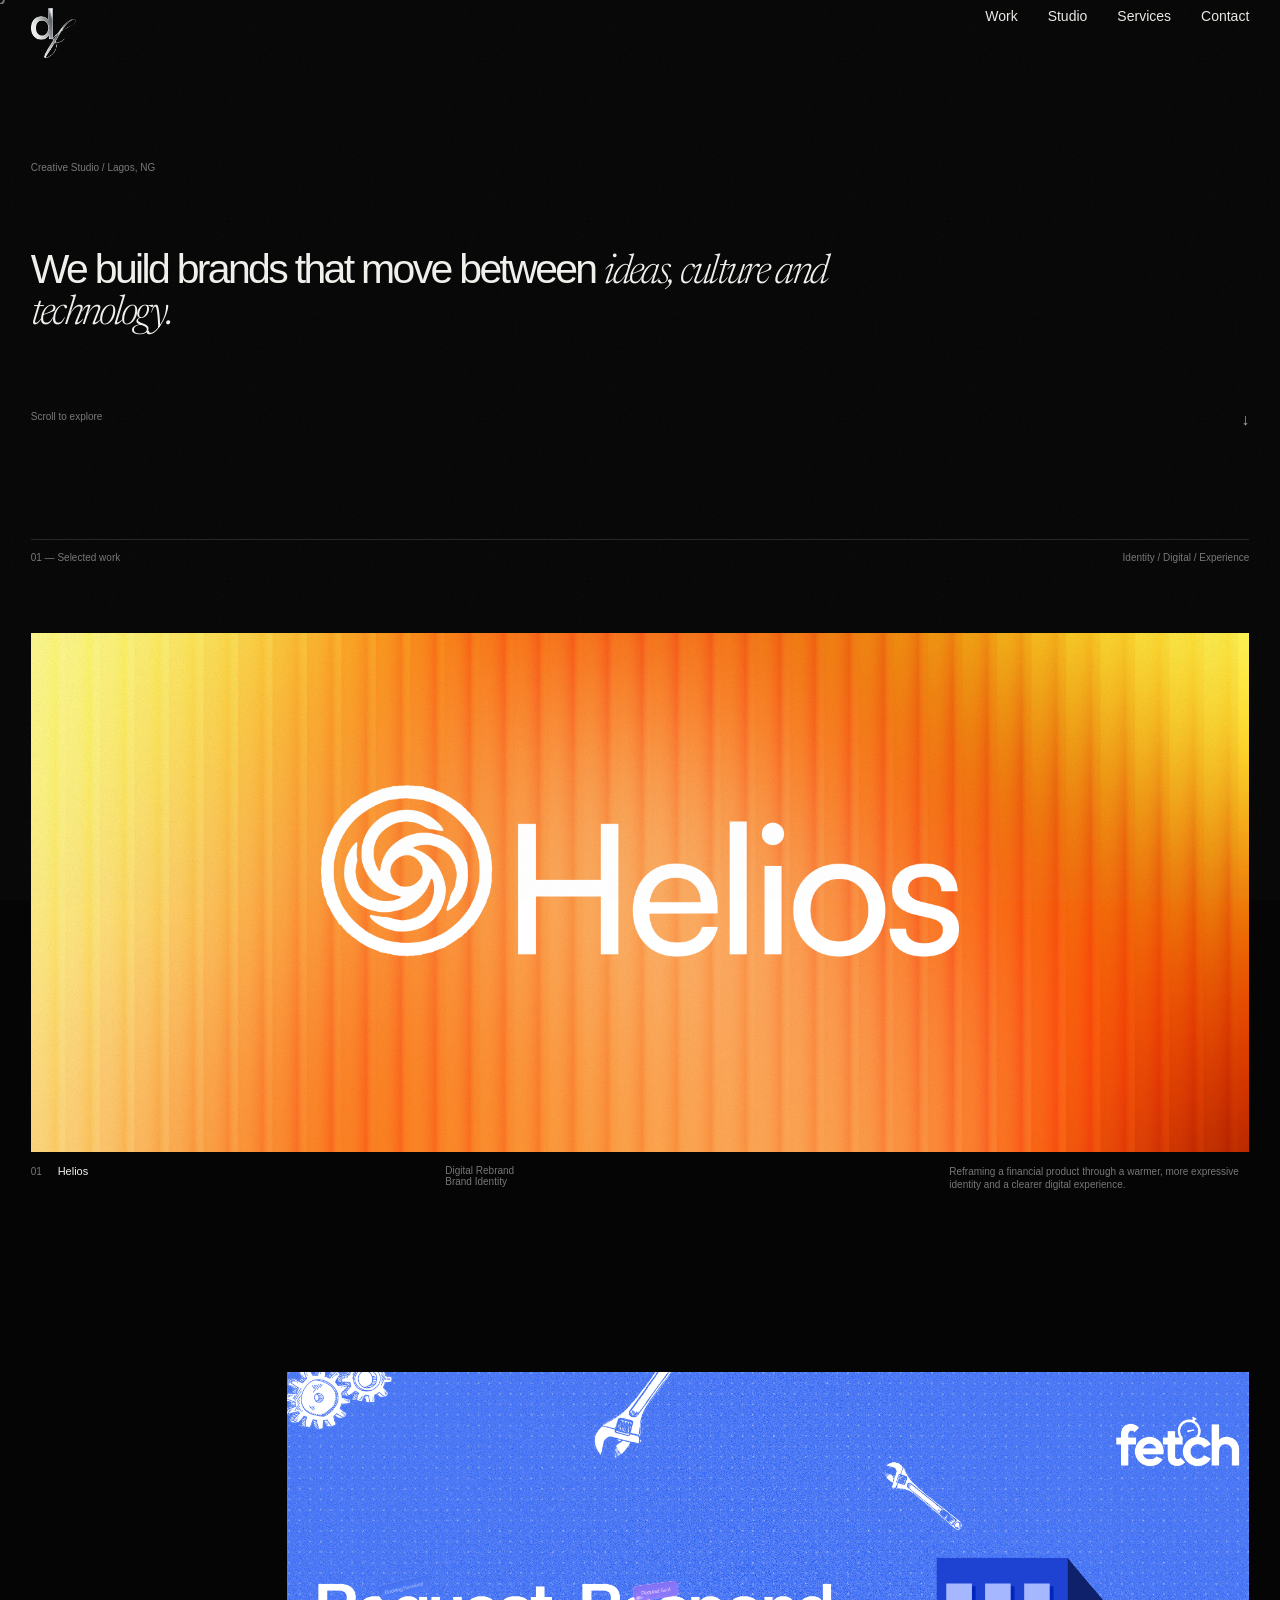
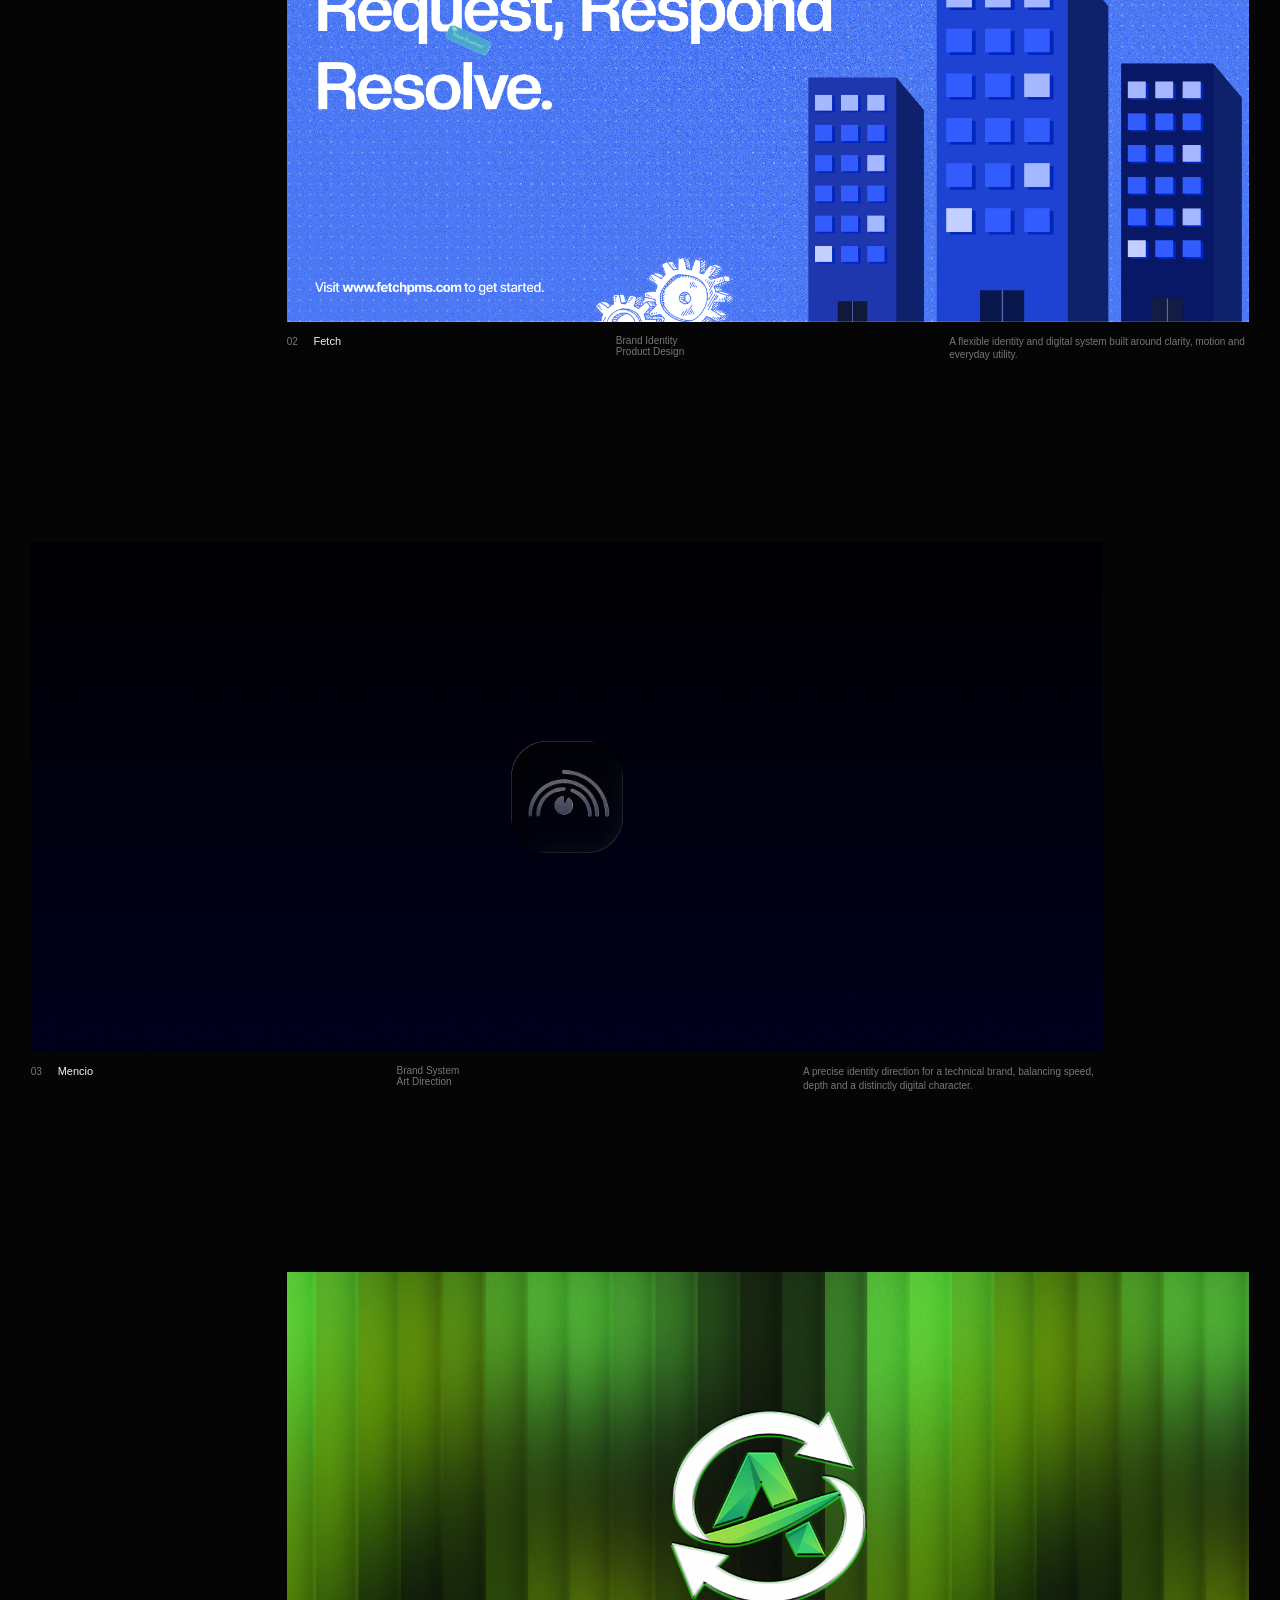
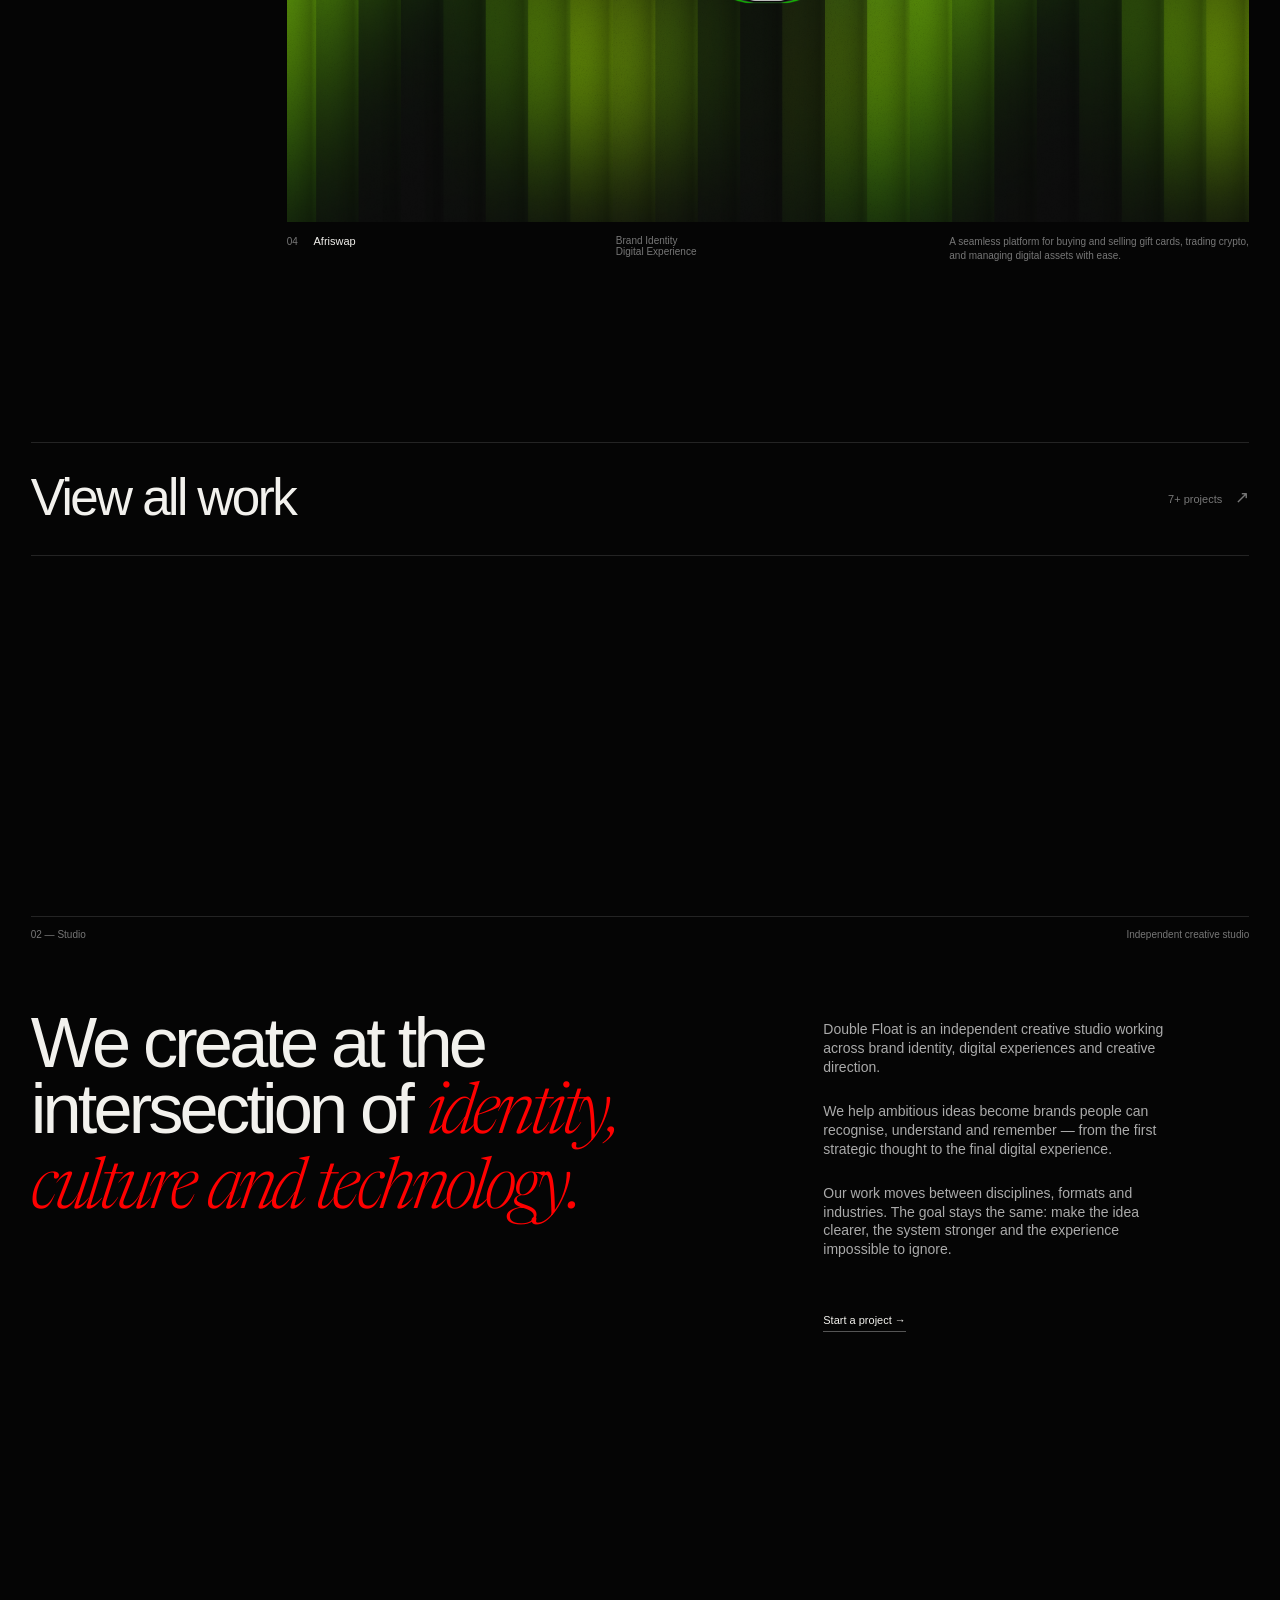
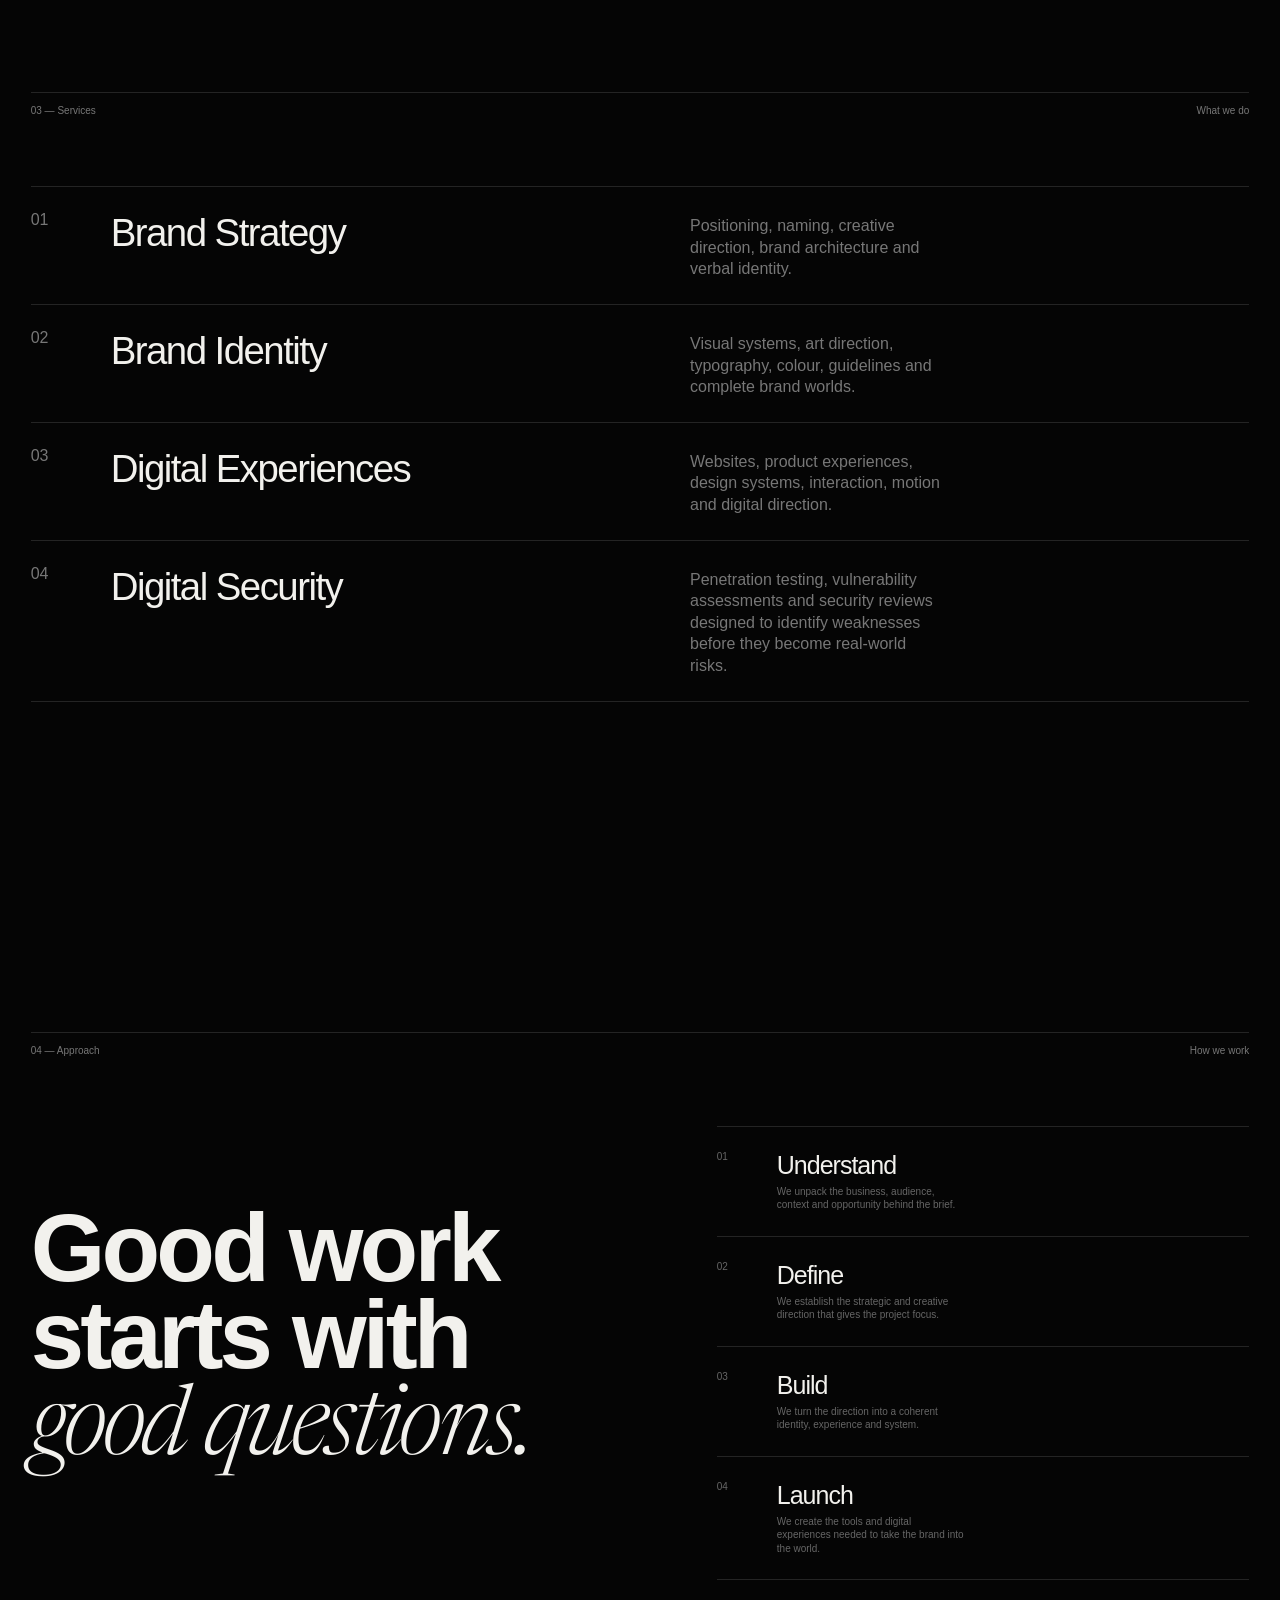
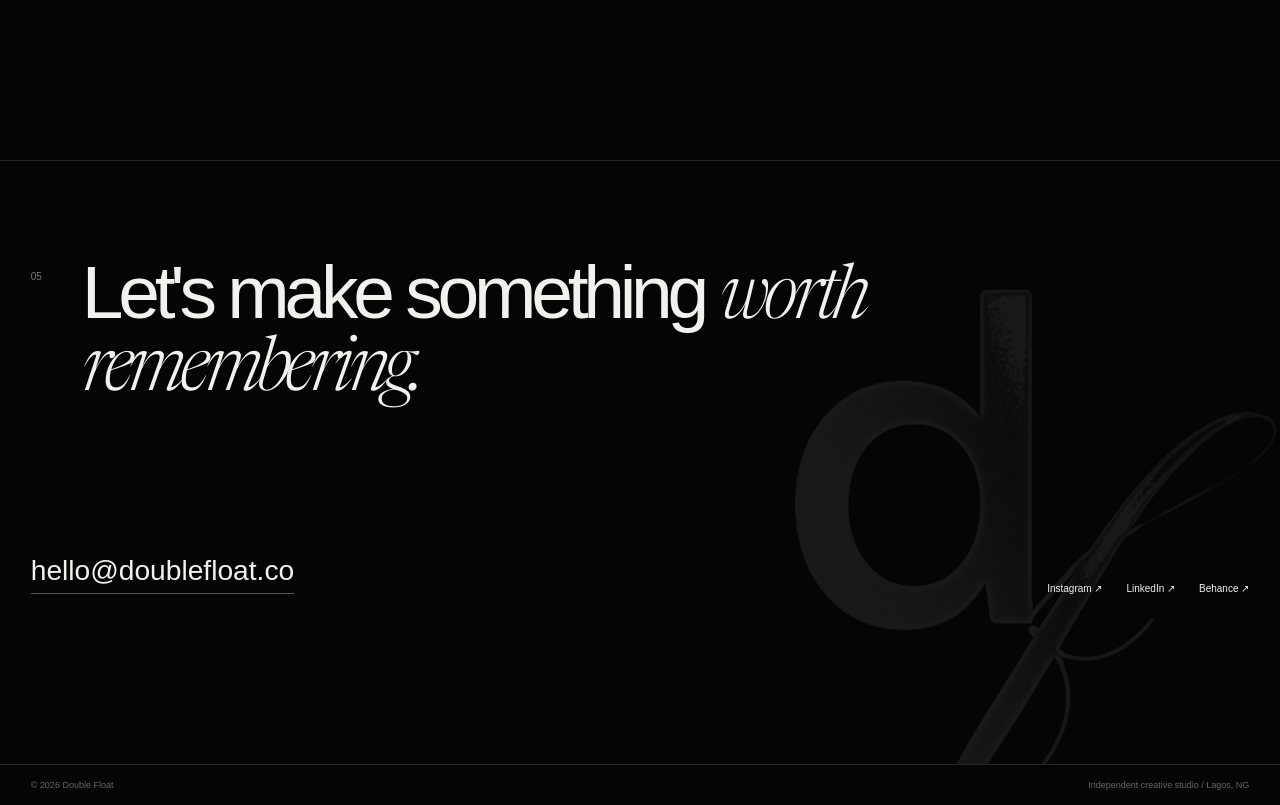
<file: index.html>
<!DOCTYPE html>
<html lang="en">

<head>

  <!-- =========================
       BASIC META
  ========================== -->

  <meta charset="UTF-8">

  <meta
    name="viewport"
    content="width=device-width, initial-scale=1.0"
  >

  <meta
    name="theme-color"
    content="#050505"
  >

  <meta
    name="color-scheme"
    content="dark"
  >


  <!-- =========================
       SEO
  ========================== -->

  <title>Double Float — Creative Studio</title>

  <meta
    name="description"
    content="Double Float is an independent creative studio building distinctive brands, digital experiences and visual systems."
  >

  <meta
    name="keywords"
    content="Double Float, creative studio, branding agency, brand identity, digital design, creative direction, web design, product design, Lagos, Nigeria"
  >

  <meta
    name="author"
    content="Double Float"
  >

  <meta
    name="robots"
    content="index, follow"
  >

  <link
    rel="canonical"
    href="https://doublefloat.co/"
  >


  <!-- =========================
       FAVICON
  ========================== -->

  <link
    rel="icon"
    href="./df metal.png"
    type="image/png"
  >

  <link
    rel="apple-touch-icon"
    href="./df metal.png"
  >


  <!-- =========================
       OPEN GRAPH
       WhatsApp / Facebook / LinkedIn
  ========================== -->

  <meta
    property="og:type"
    content="website"
  >

  <meta
    property="og:site_name"
    content="Double Float"
  >

  <meta
    property="og:title"
    content="Double Float — Creative Studio"
  >

  <meta
    property="og:description"
    content="We build distinctive brands, digital experiences and visual systems for people building what comes next."
  >

  <meta
    property="og:url"
    content="https://doublefloat.co/"
  >

  <meta
    property="og:image"
    content="https://doublefloat.co/df-share.png"
  >

  <meta
    property="og:image:secure_url"
    content="https://doublefloat.studio/df-share.png"
  >

  <meta
    property="og:image:type"
    content="image/png"
  >

  <meta
    property="og:image:width"
    content="1200"
  >

  <meta
    property="og:image:height"
    content="630"
  >

  <meta
    property="og:image:alt"
    content="Double Float — Creative Studio"
  >

  <meta
    property="og:locale"
    content="en_NG"
  >


  <!-- =========================
       TWITTER / X
  ========================== -->

  <meta
    name="twitter:card"
    content="summary_large_image"
  >

  <meta
    name="twitter:title"
    content="Double Float — Creative Studio"
  >

  <meta
    name="twitter:description"
    content="We build distinctive brands, digital experiences and visual systems for people building what comes next."
  >

  <meta
    name="twitter:image"
    content="./"
  >

  <meta
    name="twitter:image:alt"
    content="Double Float — Creative Studio"
  >


  <!-- =========================
       FONTS
  ========================== -->

  <link
    rel="preconnect"
    href="https://fonts.googleapis.com"
  >

  <link
    rel="preconnect"
    href="https://fonts.gstatic.com"
    crossorigin
  >

  <link
    href="https://fonts.cdnfonts.com/css/satoshi"
    rel="stylesheet"
  >

  <link
    href="https://fonts.googleapis.com/css2?family=Inter+Tight:wght@300;400;500;600&family=Newsreader:opsz,wght@6..72,300;6..72,400&display=swap"
    rel="stylesheet"
  >


  <!-- =========================
       STYLES
  ========================== -->

  <link
    rel="stylesheet"
    href="style.css"
  >

</head>

<body>

  <!-- LOADER -->
  <div class="loader">

    <div class="loader-mark">
      <img src="./df metal.png" alt="Double Float">
    </div>

    <div class="loader-line">
      <span></span>
    </div>

    <div class="loader-meta">
      <span>Double Float</span>
      <span>Creative Studio / 2026</span>
    </div>

  </div>


  <!-- SCROLL PROGRESS -->
  <div class="scroll-progress">
    <span></span>
  </div>


  <!-- NOISE -->
  <div class="noise"></div>


  <!-- CURSOR -->
  <div class="cursor">
    <span></span>
  </div>


  <!-- NAV -->
  <header class="nav">

    <a
      href="#top"
      class="wordmark"
      aria-label="Double Float"
    >
      <img
        src="./df metal.png"
        alt="Double Float"
      >
    </a>

    <nav>
      <a href="#work" data-cursor="link">Work</a>
      <a href="#about" data-cursor="link">Studio</a>
      <a href="#capabilities" data-cursor="link">Services</a>
      <a href="mailto:hello@doublefloat.co" data-cursor="link">Contact</a>
    </nav>

  </header>


  <main id="top">


    <!-- HERO -->
    <section class="hero">

      <div class="hero-top">
        <span>Creative Studio / Lagos, NG</span>
      </div>


      <div class="hero-copy">

        <h1>
          We build brands that move between
          <em>ideas, culture and technology.</em>
        </h1>

      </div>


      <div class="hero-bottom">
        <span>Scroll to explore</span>
        <span class="arrow">↓</span>
      </div>

    </section>



    <!-- WORK -->
    <section class="work" id="work">

      <div class="section-head">
        <span>01 — Selected work</span>
        <span>Identity / Digital / Experience</span>
      </div>


      <!-- HELIOS -->
      <article class="project project-large">

        <a
          href="https://heliosreserve.xyz/"
          class="project-image"
          data-cursor="view"
        >

          <img
            src="./helios cover.png"
            alt="Helios project"
          >

          <span class="image-label">
            View project ↗
          </span>

        </a>


        <div class="project-meta">

          <div>
            <span class="index">01</span>
            <h2>Helios</h2>
          </div>


          <div>
            <span>Digital Rebrand</span>
            <span>Brand Identity</span>
          </div>


          <p>
            Reframing a financial product through a warmer,
            more expressive identity and a clearer digital
            experience.
          </p>

        </div>

      </article>



      <!-- DF STUDIOS -->
      <article class="project project-offset">

        <a
          href="https://fetchpms.com/"
          class="project-image"
          data-cursor="view"
        >

          <img
            src="./fetch cover.jpg"
            alt="DF Studios project"
          >

          <span class="image-label">
            View project ↗
          </span>

        </a>


        <div class="project-meta">

          <div>
            <span class="index">02</span>
            <h2>Fetch</h2>
          </div>


          <div>
            <span>Brand Identity</span>
            <span>Product Design</span>
          </div>


          <p>
            A flexible identity and digital system built
            around clarity, motion and everyday utility.
          </p>

        </div>

      </article>



      <!-- MACH -->
      <article class="project project-wide">

        <a
          href="case-study.html?project=mach"
          class="project-image"
          data-cursor="view"
        >

          <img
            src="./mencio icon.png"
            alt="Mach project"
          >

          <span class="image-label">
            View project ↗
          </span>

        </a>


        <div class="project-meta">

          <div>
            <span class="index">03</span>
            <h2>Mencio</h2>
          </div>


          <div>
            <span>Brand System</span>
            <span>Art Direction</span>
          </div>


          <p>
            A precise identity direction for a technical
            brand, balancing speed, depth and a distinctly
            digital character.
          </p>

        </div>

      </article>



      <!-- MENCIO -->
      <article class="project project-offset">

        <a
          href="./https://afriswap.ng/"
          class="project-image"
          data-cursor="view"
        >

          <img
            src="./afriswap.png"
            alt="Afriswap"
          >

          <span class="image-label">
            View project ↗
          </span>

        </a>


        <div class="project-meta">

          <div>
            <span class="index">04</span>
            <h2>Afriswap</h2>
          </div>


          <div>
            <span>Brand Identity</span>
            <span>Digital Experience</span>
          </div>


          <p>
            A seamless platform for buying and selling gift cards, trading crypto, and managing digital assets with ease.
          </p>

        </div>

      </article>



      <!-- ALL WORK -->
      <a
        class="all-work-link"
        href="work.html"
        data-cursor="link"
      >

        <span>
          View all work
        </span>

        <span>
          7+ projects <b>↗</b>
        </span>

      </a>

    </section>



    <!-- STUDIO -->
    <section class="about" id="about">

      <div class="section-head">
        <span>02 — Studio</span>
        <span>Independent creative studio</span>
      </div>


      <div class="about-grid">

        <h2>
          We create at the intersection of
          <em>identity, culture and technology.</em>
        </h2>


        <div class="about-copy">

          <p>
            Double Float is an independent creative studio
            working across brand identity, digital experiences
            and creative direction.
          </p>


          <p>
            We help ambitious ideas become brands people can
            recognise, understand and remember — from the first
            strategic thought to the final digital experience.
          </p>


          <p>
            Our work moves between disciplines, formats and
            industries. The goal stays the same: make the idea
            clearer, the system stronger and the experience
            impossible to ignore.
          </p>


          <a
            href="#contact"
            class="text-link"
            data-cursor="link"
          >
            Start a project →
          </a>

        </div>

      </div>

    </section>



    <!-- CAPABILITIES -->
    <section
      class="capabilities"
      id="capabilities"
    >

      <div class="section-head">
        <span>03 — Services</span>
        <span>What we do</span>
      </div>


      <div class="capability-list">


        <!-- SERVICE 01 -->
        <div>

          <span>01</span>

          <h3>
            Brand Strategy
          </h3>

          <p>
            Positioning, naming, creative direction,
            brand architecture and verbal identity.
          </p>

        </div>



        <!-- SERVICE 02 -->
        <div>

          <span>02</span>

          <h3>
            Brand Identity
          </h3>

          <p>
            Visual systems, art direction, typography,
            colour, guidelines and complete brand worlds.
          </p>

        </div>



        <!-- SERVICE 03 -->
        <div>

          <span>03</span>

          <h3>
            Digital Experiences
          </h3>

          <p>
            Websites, product experiences, design systems,
            interaction, motion and digital direction.
          </p>

        </div>



        <!-- SERVICE 04 -->
<div>

  <span>04</span>

  <h3>
    Digital Security
  </h3>

  <p>
    Penetration testing, vulnerability assessments and
    security reviews designed to identify weaknesses
    before they become real-world risks.
  </p>

</div>

    </section>



    <!-- PROCESS -->
    <section class="process">

      <div class="section-head">
        <span>04 — Approach</span>
        <span>How we work</span>
      </div>


      <div class="process-grid">


        <div class="process-intro">

          <h2>
            Good work starts with
            <em>good questions.</em>
          </h2>

        </div>


        <div class="process-steps">


          <div>

            <span>01</span>

            <div>
              <h3>Understand</h3>

              <p>
                We unpack the business, audience, context
                and opportunity behind the brief.
              </p>
            </div>

          </div>


          <div>

            <span>02</span>

            <div>
              <h3>Define</h3>

              <p>
                We establish the strategic and creative
                direction that gives the project focus.
              </p>
            </div>

          </div>


          <div>

            <span>03</span>

            <div>
              <h3>Build</h3>

              <p>
                We turn the direction into a coherent
                identity, experience and system.
              </p>
            </div>

          </div>


          <div>

            <span>04</span>

            <div>
              <h3>Launch</h3>

              <p>
                We create the tools and digital experiences
                needed to take the brand into the world.
              </p>
            </div>

          </div>

        </div>

      </div>

    </section>



    <!-- CONTACT -->
    <section
      class="contact"
      id="contact"
    >

      <div class="contact-intro">

        <span class="section-number">
          05
        </span>


        <h2>
          Let's make something
          <em>worth remembering.</em>
        </h2>

      </div>


      <div class="contact-bottom">


        <a
          href="mailto:hello@doublefloat.studio"
          class="email"
          data-cursor="link"
        >
          hello@doublefloat.co
        </a>


        <div class="socials">

          <a
            href="#"
            data-cursor="link"
          >
            Instagram ↗
          </a>

          <a
            href="#"
            data-cursor="link"
          >
            LinkedIn ↗
          </a>

          <a
            href="#"
            data-cursor="link"
          >
            Behance ↗
          </a>

        </div>

      </div>

    </section>

  </main>



  <!-- FOOTER -->
  <footer>

    <span>
      © <span id="year"></span>
      Double Float
    </span>


    <span>
      Independent creative studio / Lagos, NG
    </span>

  </footer>



  <script src="script.js"></script>

</body>

</html>
</file>
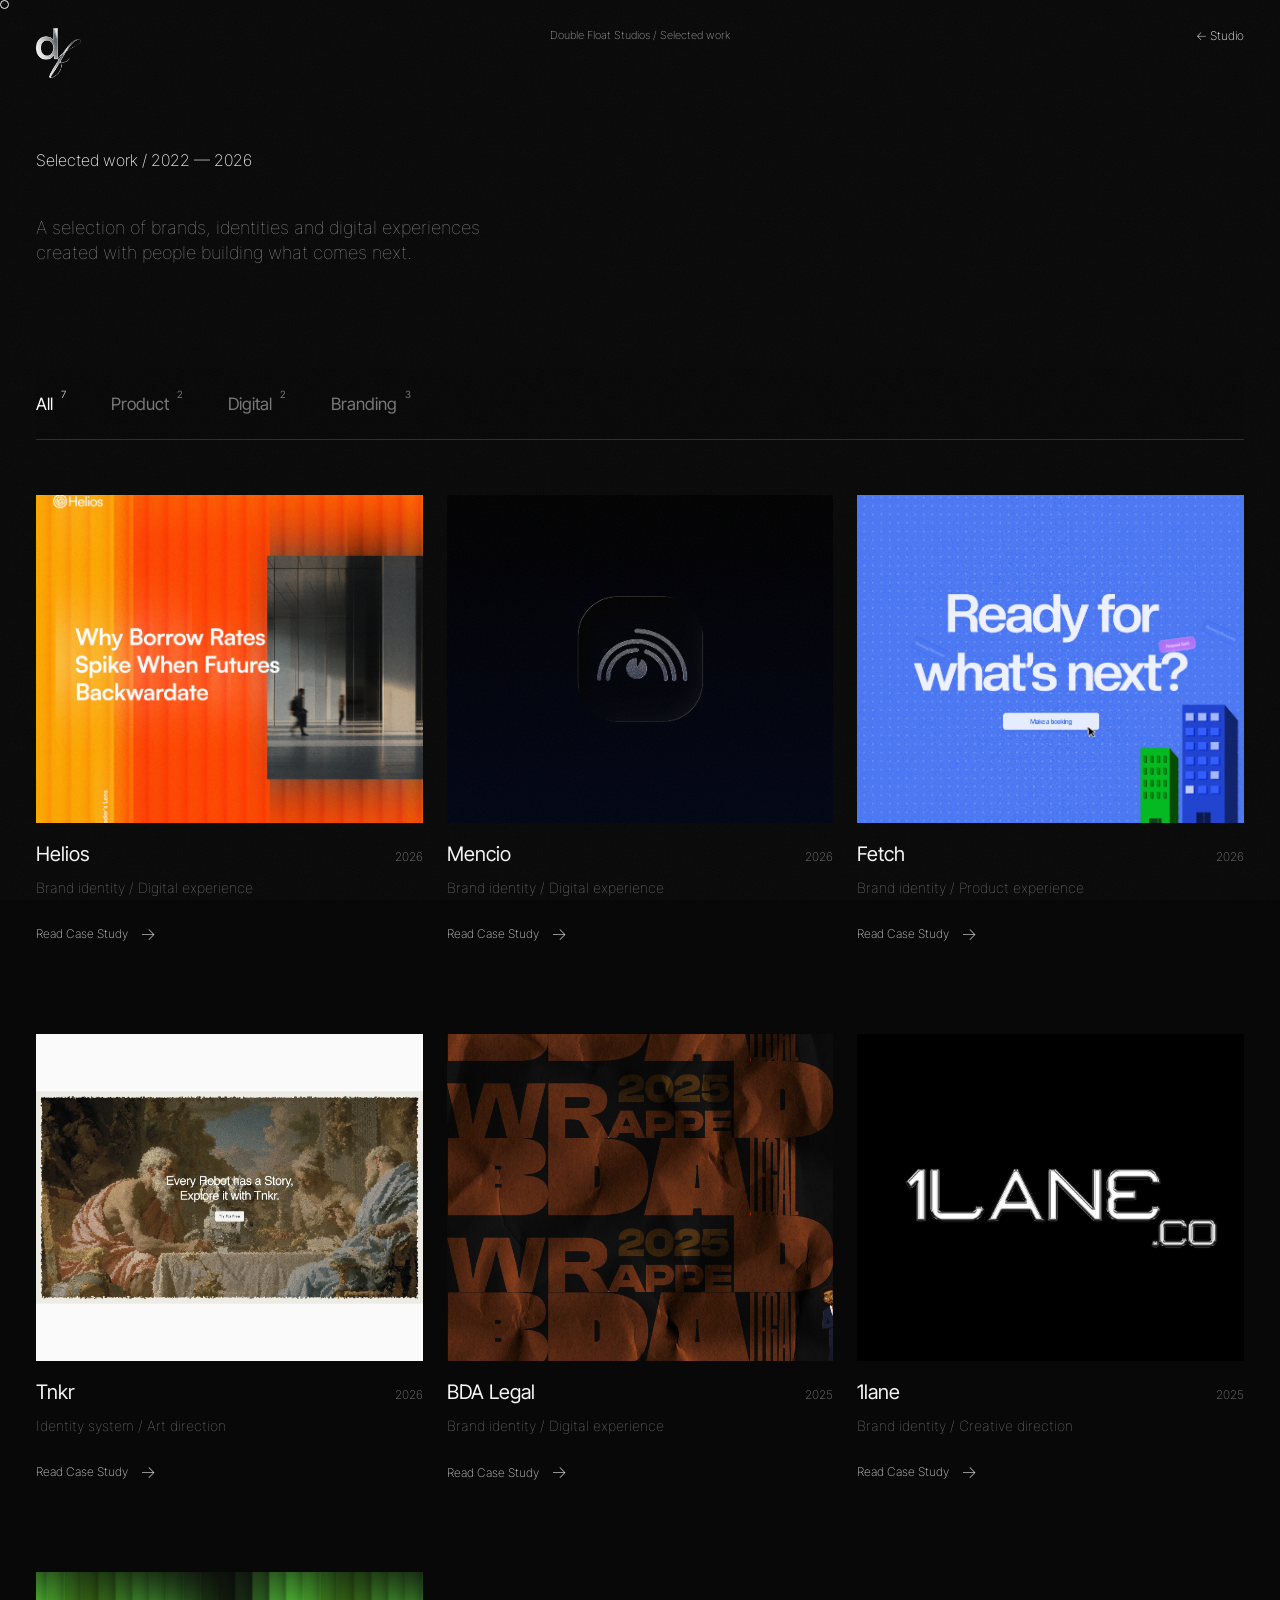
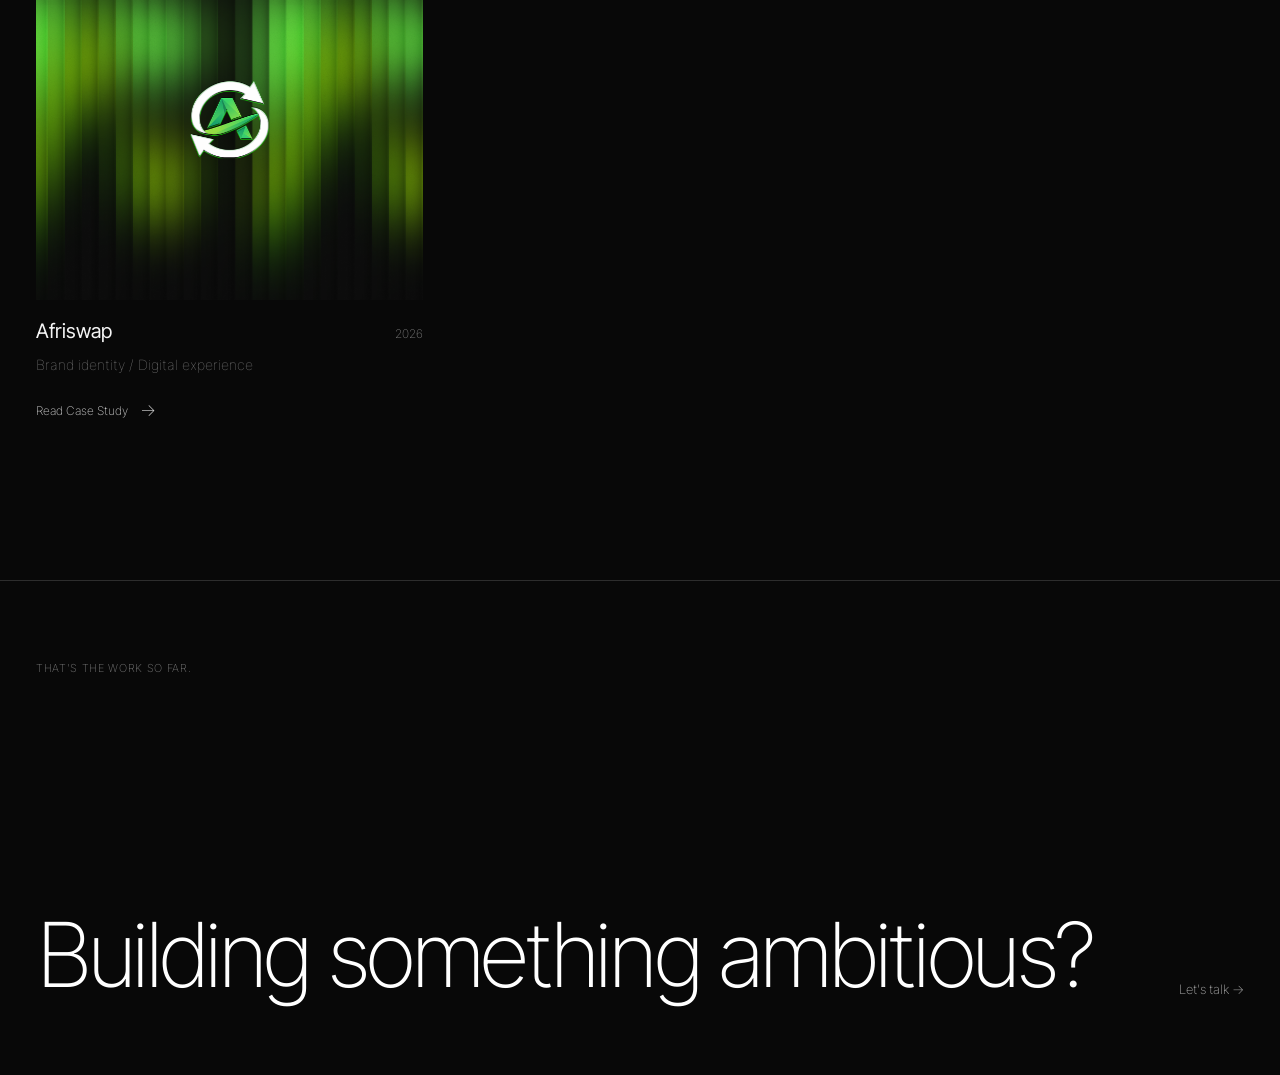
<file: work.html>
<!doctype html>
<html lang="en">

<head>

  <meta charset="UTF-8">
  <meta name="viewport" content="width=device-width, initial-scale=1.0">
  <meta name="description" content="Double Float is an independent creative studio building distinctive brands, digital experiences and visual systems.">
  <link rel="icon" href="./df metal.png" type="image/png">
  <title>Double Float — Creative Studio</title>

  <!-- Fonts -->

  <link rel="preconnect" href="https://fonts.googleapis.com">

  <link
    rel="preconnect"
    href="https://fonts.gstatic.com"
    crossorigin
  >

  <link
    href="https://fonts.googleapis.com/css2?family=Inter+Tight:wght@300;400;500;600&family=Newsreader:opsz,wght@6..72,300;6..72,400&display=swap"
    rel="stylesheet"
  >


  <!-- Global styles -->

  <link
    rel="stylesheet"
    href="style.css"
  >


  <!-- Work archive styles -->

  <link
    rel="stylesheet"
    href="work.css"
  >

</head>


<body class="work-page">


  <!-- Noise -->

  <div class="noise"></div>


  <!-- Cursor -->

  <div class="cursor">
    <span></span>
  </div>


  <!-- Progress -->

  <div class="work-progress">
    <span></span>
  </div>



  <!-- =========================
       NAV
  ========================== -->

  <header class="work-nav">


     <a
      href="./index.html"
      class="wordmark"
      aria-label="Double Float"
    >
      <img
        src="./df metal.png"
        alt="Double Float"
      >
    </a>


    <div class="work-nav-center">
      Double Float Studios / Selected work
    </div>


    <a href="index.html">
      ← Studio
    </a>


  </header>



  <main>


    <!-- =========================
         INTRO
    ========================== -->

    <section class="work-intro">


      <div class="work-intro-copy">


        <span>
          Selected work / 2022 — 2026
        </span>


        <p class="work-description">
          A selection of brands, identities and digital
          experiences created with people building what comes next.
        </p>


      </div>


    </section>



    <!-- =========================
         ARCHIVE
    ========================== -->

    <section class="archive">


      <!-- FILTERS -->

      <div
        class="filters"
        role="tablist"
        aria-label="Filter projects"
      >


        <button
          class="filter active"
          data-filter="all"
          role="tab"
          aria-selected="true"
        >
          All <sup>7</sup>
        </button>


        <button
          class="filter"
          data-filter="mobile"
          role="tab"
          aria-selected="false"
        >
          Product <sup>2</sup>
        </button>


        <button
          class="filter"
          data-filter="webapp"
          role="tab"
          aria-selected="false"
        >
          Digital <sup>2</sup>
        </button>


        <button
          class="filter"
          data-filter="website"
          role="tab"
          aria-selected="false"
        >
          Branding <sup>3</sup>
        </button>


      </div>



      <!-- PROJECT GRID -->

      <div
        class="archive-grid"
        id="archive-grid"
      >



        <!-- =====================
             01 — HELIOS
        ====================== -->

        <article
          class="archive-card"
          data-category="website"
          data-index="01"
        >


          <a
            class="archive-media"
            href="case-study.html?project=helios"
            data-cursor="view"
          >

            <img
              src="./10.png"
              alt="Helios brand identity and digital experience"
            >

            <span class="archive-hover">
              Open case study ↗
            </span>

          </a>


          <div class="archive-meta">


            <div class="archive-title">

              <h2>
                Helios
              </h2>

              <time>
                2026
              </time>

            </div>


            <p>
              Brand identity / Digital experience
            </p>


            <a
              href="case-study.html?project=helios"
              class="archive-link"
            >
              Read Case Study
              <span>→</span>
            </a>


          </div>


        </article>



        <!-- =====================
             02 — MENCIO
        ====================== -->

        <article
          class="archive-card"
          data-category="webapp"
          data-index="02"
        >


          <a
            class="archive-media"
            href="case-study.html?project=mencio"
            data-cursor="view"
          >

            <img
              src="./mencio icon cover.png"
              alt="Mencio brand identity and digital experience"
            >

            <span class="archive-hover">
              Open case study ↗
            </span>

          </a>


          <div class="archive-meta">


            <div class="archive-title">

              <h2>
                Mencio
              </h2>

              <time>
                2026
              </time>

            </div>


            <p>
              Brand identity / Digital experience
            </p>


            <a
              href="case-study.html?project=mencio"
              class="archive-link"
            >
              Read Case Study
              <span>→</span>
            </a>


          </div>


        </article>



        <!-- =====================
             03 — FETCH
        ====================== -->

        <article
          class="archive-card"
          data-category="mobile"
          data-index="03"
        >


          <a
            class="archive-media"
            href="case-study.html?project=fetch"
            data-cursor="view"
          >

            <img
              src="./ready for what is next.png"
              alt="Fetch brand identity and product experience"
            >

            <span class="archive-hover">
              Open case study ↗
            </span>

          </a>


          <div class="archive-meta">


            <div class="archive-title">

              <h2>
                Fetch
              </h2>

              <time>
                2026
              </time>

            </div>


            <p>
              Brand identity / Product experience
            </p>


            <a
              href="case-study.html?project=fetch"
              class="archive-link"
            >
              Read Case Study
              <span>→</span>
            </a>


          </div>


        </article>



        <!-- =====================
             04 — TNKR
        ====================== -->

        <article
          class="archive-card"
          data-category="webapp"
          data-index="04"
        >


          <a
            class="archive-media"
            href="case-study.html?project=mach"
            data-cursor="view"
          >

            <img
              src="./BROBCo70IQDQ0JDzwgU0nsAOxnI.jpeg"
              alt="Tnkr visual identity"
            >

            <span class="archive-hover">
              Open case study ↗
            </span>

          </a>


          <div class="archive-meta">


            <div class="archive-title">

              <h2>
                Tnkr
              </h2>

              <time>
                2026
              </time>

            </div>


            <p>
              Identity system / Art direction
            </p>


            <a
              href="case-study.html?project=mach"
              class="archive-link"
            >
              Read Case Study
              <span>→</span>
            </a>


          </div>


        </article>



        <!-- =====================
             05 — BDA LEGAL
        ====================== -->

        <article
          class="archive-card"
          data-category="website"
          data-index="05"
        >


          <a
            class="archive-media"
            href="case-study.html?project=mach"
            data-cursor="view"
          >

            <img
              src="./bda legal.png"
              alt="BDA Legal brand and digital experience"
            >

            <span class="archive-hover">
              Open case study ↗
            </span>

          </a>


          <div class="archive-meta">


            <div class="archive-title">

              <h2>
                BDA Legal
              </h2>

              <time>
                2025
              </time>

            </div>


            <p>
              Brand identity / Digital experience
            </p>


            <a
              href="case-study.html?project=mach"
              class="archive-link"
            >
              Read Case Study
              <span>→</span>
            </a>


          </div>


        </article>



        <!-- =====================
             06 — 1LANE
        ====================== -->

        <article
          class="archive-card"
          data-category="website"
          data-index="06"
        >


          <a
            class="archive-media"
            href="case-study.html?project=mach"
            data-cursor="view"
          >

            <img
              src="./1lane.png"
              alt="1lane brand identity and creative direction"
            >

            <span class="archive-hover">
              Open case study ↗
            </span>

          </a>


          <div class="archive-meta">


            <div class="archive-title">

              <h2>
                1lane
              </h2>

              <time>
                2025
              </time>

            </div>


            <p>
              Brand identity / Creative direction
            </p>


            <a
              href="case-study.html?project=mach"
              class="archive-link"
            >
              Read Case Study
              <span>→</span>
            </a>


          </div>


        </article>



        <!-- =====================
             07 — AFRISWAP
        ====================== -->

        <article
          class="archive-card"
          data-category="mobile"
          data-index="07"
        >


          <a
            class="archive-media"
            href="case-study.html?project=mach"
            data-cursor="view"
          >

            <img
              src="./afriswap.png"
              alt="Afriswap brand identity and digital experience"
            >

            <span class="archive-hover">
              Open case study ↗
            </span>

          </a>


          <div class="archive-meta">


            <div class="archive-title">

              <h2>
                Afriswap
              </h2>

              <time>
                2026
              </time>

            </div>


            <p>
              Brand identity / Digital experience
            </p>


            <a
              href="case-study.html?project=mach"
              class="archive-link"
            >
              Read Case Study
              <span>→</span>
            </a>


          </div>


        </article>



      </div>

    </section>



    <!-- =========================
         END
    ========================== -->

    <section class="archive-end">


      <span>
        That's the work so far.
      </span>


      <a href="index.html#contact">

        Building something ambitious?

        <span>
          Let's talk →
        </span>

      </a>


    </section>


  </main>



  <script src="work.js"></script>

</body>

</html>
</file>
<file: style.css>
:root {
  --bg: #050505;
  --fg: #f2f1ed;
  --muted: #858585;
  --line: #242424;

  --pad: clamp(16px, 2.4vw, 34px);

  --sans: 'Satoshi', sans-serif;
  --serif: "Newsreader", Georgia, serif;

  --ease: cubic-bezier(.2,.65,.25,1);
}

* {
  box-sizing: border-box;
}

html {
  scroll-behavior: smooth;
}

body {
  margin: 0;
  background: var(--bg);
  color: var(--fg);

  font-family: var(--sans);
  font-weight: 200;

  -webkit-font-smoothing: antialiased;

  overflow-x: hidden;
}

p {
    font-weight: 100;
}

a {
  color: inherit;
  text-decoration: none;
}

img {
  display: block;
  width: 100%;
}

::selection {
  background: var(--fg);
  color: var(--bg);
}


/* =====================================
   NOISE
===================================== */

.noise {
  position: fixed;
  inset: 0;

  z-index: 100;

  pointer-events: none;

  opacity: .045;

  background-image:
    url("data:image/svg+xml,%3Csvg xmlns='http://www.w3.org/2000/svg' width='180' height='180'%3E%3Cfilter id='n'%3E%3CfeTurbulence type='fractalNoise' baseFrequency='.85' numOctaves='3' stitchTiles='stitch'/%3E%3C/filter%3E%3Crect width='100%25' height='100%25' filter='url(%23n)'/%3E%3C/svg%3E");
}


/* =====================================
   LOADER
===================================== */

.loader {
  position: fixed;

  inset: 0;

  background: #050505;

  z-index: 500;

  display: flex;

  align-items: center;
  justify-content: center;

  flex-direction: column;

  gap: 24px;

  transition:
    transform 1s cubic-bezier(.76,0,.24,1);
}

.loader.done {
  transform: translateY(-100%);
}

.loader-mark {
  display: flex;
  align-items: center;
  justify-content: center;
}

.loader-mark img {
  display: block;
  width: 70px;
  height: auto;
  object-fit: contain;
}

.loader-line {
  width: min(260px, 55vw);

  height: 1px;

  background: #252525;

  overflow: hidden;
}

.loader-line span {
  display: block;

  width: 0;

  height: 100%;

  background: white;

  animation:
    load 1.5s cubic-bezier(.22,.61,.36,1)
    forwards;
}

.loader-meta {
  width: min(260px,55vw);

  display: flex;

  justify-content: space-between;

  color: #555;

  font-size: 14px;
}

@keyframes load {
  to {
    width: 100%;
  }
}


/* =====================================
   CURSOR
===================================== */

.cursor {
  position: fixed;

  left: 0;
  top: 0;

  width: 9px;
  height: 9px;

  border: 1px solid white;

  border-radius: 50%;

  pointer-events: none;

  z-index: 200;

  transform: translate(-50%, -50%);

  transition:
    width .35s var(--ease),
    height .35s var(--ease),
    background .35s;

  mix-blend-mode: difference;
}

.cursor.view {
  width: 70px;
  height: 70px;

  background: white;
}

.cursor.view span::after {
  content: "View";

  position: absolute;

  left: 50%;
  top: 50%;

  transform: translate(-50%, -50%);

  color: black;

  font-size: 10px;

  mix-blend-mode: normal;
}


/* =====================================
   SCROLL PROGRESS
===================================== */

.scroll-progress {
  position: fixed;

  left: 0;
  top: 0;

  width: 100%;
  height: 1px;

  z-index: 160;
}

.scroll-progress span {
  display: block;

  height: 100%;

  width: 0;

  background: white;

  transform-origin: left;
}


/* =====================================
   NAV
===================================== */

.nav {
  position: fixed;

  top: 0;
  left: 0;
  right: 0;

  height: 46px;

  padding: 8px var(--pad);

  z-index: 150;

  display: flex;

  justify-content: space-between;
  align-items: flex-start;

  font-size: 14px;

  mix-blend-mode: difference;
}

.nav nav {
  display: flex;

  gap: 30px;
}

/* ==========================================
   LOGO WORDMARK
========================================== */

.wordmark {
  display: inline-flex;
  align-items: center;

  width: fit-content;

  text-decoration: none;
}

.wordmark img {
  display: block;

  width: 45px;
  height: auto;

  object-fit: contain;

  transition:
    opacity .3s ease,
    transform .4s cubic-bezier(.16,1,.3,1);
}

.wordmark:hover img {
  opacity: .7;
  transform: translateY(-2px);
}

.nav a {
  transition: opacity .3s;
}

.nav a:hover {
  opacity: .5;
}

@media (max-width: 700px) {

  .wordmark img {
    width: 48px;
  }

}

/* =====================================
   HERO
===================================== */

.hero {
  min-height: 51vh;

  position: relative;

  overflow: hidden;

  padding:
    clamp(120px,18vh,220px)
    var(--pad)
    30px;

  display: flex;

  flex-direction: column;

  justify-content: space-between;
}

.hero-top,
.hero-bottom,
.section-head {
  display: flex;

  justify-content: space-between;

  color: #777;

  font-size: 10px;
}

.hero-copy {
  max-width: 940px;

  position: relative;

  z-index: 2;
}

.eyebrow {
  font-size: 10px;

  text-transform: uppercase;

  letter-spacing: .08em;

  color: #777;

  margin: 0 0 24px;
}

.hero h1 {
  font-size:
    clamp(20px,3.2vw,50px);

  font-weight: 400;

  line-height: .91;

  letter-spacing: -.065em;

  margin: 0;

  max-width: 1000px;
}

.hero h1 em {
  font-family: var(--serif);

  font-weight: 300;
}

.word-line {
  display: inline-block;
}

.arrow {
  font-size: 16px;

  color: #aaa;
}


/* =====================================
   HERO ORBIT
===================================== */

.hero-orbit {
  position: absolute;

  right: 8vw;
  top: 38%;

  width:
    clamp(130px,18vw,270px);

  height:
    clamp(130px,18vw,270px);

  opacity: .6;

  pointer-events: none;
}

.orbit-ring {
  position: absolute;

  inset: 0;

  border: 1px solid #242424;

  border-radius: 50%;

  animation:
    spin 18s linear infinite;
}

.orbit-ring::before,
.orbit-ring::after {
  content: "";

  position: absolute;

  border: 1px solid #171717;

  border-radius: 50%;

  inset: 15%;
}

.orbit-ring::before {
  transform: rotate(45deg);
}

.orbit-ring::after {
  inset: 30%;

  transform: rotate(-25deg);
}

.orbit-dot {
  position: absolute;

  width: 5px;
  height: 5px;

  background: white;

  border-radius: 50%;

  z-index: 2;
}

.dot-a {
  left: 10%;
  top: 48%;

  animation:
    floatA 5s ease-in-out infinite;
}

.dot-b {
  right: 18%;
  top: 18%;

  opacity: .4;

  animation:
    floatB 7s ease-in-out infinite;
}

@keyframes spin {
  to {
    transform: rotate(360deg);
  }
}

@keyframes floatA {
  50% {
    transform: translate(25px,-20px);
  }
}

@keyframes floatB {
  50% {
    transform: translate(-15px,30px);
  }
}


/* =====================================
   WORK
===================================== */

.work {
  padding:
    80px var(--pad)
    180px;
}

.section-head {
  border-top: 1px solid var(--line);

  padding-top: 12px;

  margin-bottom: 70px;
}

.project {
  margin-bottom: 180px;

  position: relative;
}

.project::before {
  content: "";

  position: absolute;

  left: -12px;

  top: 0;
  bottom: 0;

  width: 1px;

  background:
    linear-gradient(#444,transparent);

  opacity: 0;

  transition: opacity .4s;
}

.project:hover::before {
  opacity: 1;
}

.project-image {
  display: block;

  position: relative;

  overflow: hidden;

  background: #111;

  transition:
    transform .3s var(--ease);
}

.project-large .project-image {
  aspect-ratio: 2.35 / 1;
}

.project-offset {
  width: 79%;

  margin-left: auto;
}

.project-offset .project-image {
  aspect-ratio: 1.75 / 1;
}

.project-wide {
  width: 88%;
}

.project-wide .project-image {
  aspect-ratio: 2.1 / 1;
}

.project-image img {
  height: 100%;

  object-fit: cover;

  transition:
    transform 1.3s var(--ease),
    filter .7s;
}

.project-image:hover img {
  transform: scale(1.035);

  filter: brightness(1.08);
}

.image-label {
  position: absolute;

  right: 18px;
  bottom: 16px;

  font-size: 10px;

  opacity: 0;

  transform: translateY(10px);

  transition:
    opacity .45s var(--ease),
    transform .45s var(--ease);
}

.project-image:hover .image-label {
  opacity: 1;

  transform: translateY(0);
}

.project-meta {
  display: grid;

  grid-template-columns:
    1fr 1fr 1fr;

  gap: 25px;

  padding-top: 13px;

  font-size: 10px;
}

.project-meta h2 {
  display: inline;

  font-size: 11px;

  font-weight: 400;

  margin-left: 13px;

  transition:
    transform .4s var(--ease);
}

.project:hover .project-meta h2 {
  transform: translateX(8px);
}

.index {
  color: #777;
}

.project-meta > div:nth-child(2) {
  display: flex;

  flex-direction: column;

  color: #777;
}

.project-meta p {
  color: #777;

  line-height: 1.35;

  max-width: 300px;

  margin: 0;

  justify-self: end;
}

/* =========================================================
   ALL WORK LINK
========================================================= */

.all-work-link {
  position: relative;

  display: flex;
  align-items: center;
  justify-content: space-between;

  margin-top: 150px;

  padding:
    25px 0
    28px;

  border-top: 1px solid var(--line);
  border-bottom: 1px solid var(--line);

  color: var(--text);
  text-decoration: none;

  overflow: hidden;

  transition:
    color .4s ease;
}


.all-work-link::before {
  content: "";

  position: absolute;

  left: 0;
  bottom: 0;

  width: 100%;
  height: 0%;

  background: #111;

  transition:
    height .5s cubic-bezier(.16,1,.3,1);

  z-index: -1;
}


.all-work-link span:first-child {
  font-size: clamp(
    30px,
    4vw,
    65px
  );

  letter-spacing: -.05em;
}


.all-work-link span:last-child {
  font-size: 11px;

  color: #777;

  transition:
    color .4s ease;
}


.all-work-link b {
  margin-left: 10px;

  font-size: 17px;

  font-weight: 400;
}


.all-work-link:hover {
  color: white;
}


.all-work-link:hover::before {
  height: 100%;
}


.all-work-link:hover span:last-child {
  color: #aaa;
}


@media (max-width: 700px) {

  .all-work-link {
    margin-top: 90px;

    padding:
      20px 0
      23px;
  }


  .all-work-link span:first-child {
    font-size: 32px;
  }

}

/* =====================================
   MANIFESTO
===================================== */

.manifesto {
  min-height: 100vh;

  padding:
    110px var(--pad);

  display: flex;

  flex-direction: column;

  justify-content: space-between;

  border-top: 1px solid var(--line);

  background: #080808;
}

.manifesto-top,
.manifesto-bottom {
  display: flex;

  justify-content: space-between;

  color: #666;

  font-size: 10px;
}

.manifesto-copy {
  font-size:
    clamp(55px,10vw,145px);

  line-height: .8;

  letter-spacing: -.075em;

  max-width: 1150px;
}

.manifesto-copy p {
  margin: 0;
}

.manifesto-copy p:nth-child(2) {
  margin-left: 11vw;
}

.manifesto-copy em {
  font-family: var(--serif);

  font-weight: 300;
}


/* =====================================
   MARQUEE
===================================== */

.marquee {
  overflow: hidden;

  border-top: 1px solid var(--line);
  border-bottom: 1px solid var(--line);

  padding: 17px 0;

  font-size: 11px;

  white-space: nowrap;
}

.marquee div {
  display: inline-block;

  animation:
    marquee 25s linear infinite;
}

@keyframes marquee {
  to {
    transform: translateX(-50%);
  }
}


/* =====================================
   ABOUT
===================================== */

.about {
  padding:
    180px var(--pad);
}

.about-grid {
  display: grid;

  grid-template-columns:
    1.2fr .8fr;

  gap: 12vw;
}

.about h2 {
  font-size:
    clamp(40px,5.5vw,78px);

  font-weight: 400;

  line-height: .94;

  letter-spacing: -.055em;

  margin: 0;

  max-width: 800px;
}

.about h2 em {
  font-family: var(--serif);

  font-weight: 300;
  color: red;
}

.about-copy {
  max-width: 360px;

  padding-top: 10px;
}

.about-copy p {
  font-size: 14px;

  line-height: 1.35;

  color: #aaa;

  margin: 0 0 25px;
}

.text-link {
  display: inline-block;

  margin-top: 30px;

  font-size: 11px;

  border-bottom: 1px solid #555;

  padding-bottom: 5px;
}


/* =====================================
   CAPABILITIES
===================================== */

.capabilities {
  padding:
    180px var(--pad);
}

.capability-list {
  margin-top: 30px;

  border-top: 1px solid var(--line);
}

.capability-list > div {
  display: grid;

  grid-template-columns:
    60px 1fr 1fr;

  gap: 20px;

  padding: 24px 0;

  border-bottom: 1px solid var(--line);

  align-items: start;
}

.capability-list span,
.capability-list p {
  color: #777;

  font-size: 14spx;
}

.capability-list h3 {
  font-size:
    clamp(24px,3vw,42px);

  font-weight: 400;

  letter-spacing: -.04em;

  margin: 0;
}

.capability-list p {
  max-width: 250px;

  line-height: 1.35;

  margin: 4px 0 0;
}


/* =====================================
   PROCESS
===================================== */

.process {
  padding:
    150px var(--pad)
    180px;
}

.process-grid {
  display: grid;

  grid-template-columns:
    1fr 1fr;

  gap: 12vw;
}

.process-intro {
  font-size:
    clamp(42px,5vw,72px);

  line-height: .9;

  letter-spacing: -.06em;

  max-width: 600px;
}

.process-intro em {
  font-family: var(--serif);

  font-weight: 300;
}

.process-steps {
  border-top: 1px solid var(--line);
}

.process-steps > div {
  display: grid;

  grid-template-columns:
    45px 1fr 1fr;

  gap: 15px;

  padding: 24px 0;

  border-bottom: 1px solid var(--line);
}

.process-steps span,
.process-steps p {
  font-size: 10px;

  color: #666;
}

.process-steps h3 {
  font-size: 25px;

  font-weight: 400;

  letter-spacing: -.04em;

  margin: 0;
}

.process-steps p {
  line-height: 1.35;

  max-width: 190px;

  margin: 5px 0 0;
}


/* =====================================
   CONTACT
===================================== */

.contact {
  position: relative;

  overflow: hidden;

  padding:
    100px var(--pad)
    170px;

  border-top: 1px solid var(--line);
}

.contact::after {
  content: "";

  position: absolute;

  right: -2vw;
  bottom: -5vw;

  width: 42vw;
  height: 42vw;

  background-image: url("./df\ metal.png");
  background-repeat: no-repeat;
  background-position: center;
  background-size: contain;

  opacity: .08;

  z-index: -1;

  pointer-events: none;
}
.contact-intro {
  display: flex;

  gap: 40px;
}

.section-number {
  font-size: 10px;

  color: #777;

  padding-top: 10px;
}

.contact h2 {
  font-size:
    clamp(45px,6vw,75px);

  font-weight: 400;

  line-height: .85;

  letter-spacing: -.07em;

  max-width: 1000px;

  margin: 0;
}

.contact h2 em {
  font-family: var(--serif);

  font-weight: 300;
}

.contact-bottom {
  display: flex;

  justify-content: space-between;

  align-items: flex-end;

  margin-top: 150px;
}

.email {
  font-size:
    clamp(18px,2.2vw,30px);

  border-bottom: 1px solid #555;

  padding-bottom: 6px;

  transition:
    border-color .3s,
    letter-spacing .4s var(--ease);
}

.email:hover {
  letter-spacing: .01em;

  border-color: white;
}

.socials {
  display: flex;

  gap: 24px;

  font-size: 10px;
}


/* =====================================
   FOOTER
===================================== */

footer {
  border-top: 1px solid var(--line);

  padding:
    15px var(--pad);

  display: flex;

  justify-content: space-between;

  color: #666;

  font-size: 9px;
}


/* =====================================
   MOBILE
===================================== */

@media (max-width:700px) {

  .nav nav {
    gap: 15px;
  }

  .hero {
    min-height: 80vh;

    padding-top: 110px;
  }

  .hero h1 {
    font-size:
      clamp(42px,13vw,65px);
  }

  .hero-top span:last-child {
    display: none;
  }

  .hero-orbit {
    right: -50px;

    top: 36%;

    opacity: .45;
  }

  .work,
  .about,
  .capabilities {
    padding-top: 100px;

    padding-bottom: 110px;
  }

  .section-head span:last-child {
    display: none;
  }

  .project,
  .project-offset,
  .project-wide {
    width: 100%;

    margin-left: 0;

    margin-bottom: 110px;
  }

  .project-large .project-image,
  .project-offset .project-image,
  .project-wide .project-image {
    aspect-ratio: 1.18 / 1;
  }

  .project-meta {
    grid-template-columns:
      1fr 1fr;
  }

  .project-meta p {
    grid-column: 1 / -1;

    justify-self: start;
  }

  .project-meta > div:nth-child(2) {
    text-align: right;
  }

  .manifesto {
    min-height: 75vh;

    padding-top: 80px;

    padding-bottom: 80px;
  }

  .manifesto-copy {
    font-size: 52px;
  }

  .manifesto-copy p:nth-child(2) {
    margin-left: 0;

    margin-top: 10px;
  }

  .process {
    padding-top: 100px;

    padding-bottom: 110px;
  }

  .process-grid {
    grid-template-columns: 1fr;

    gap: 70px;
  }

  .process-steps > div {
    grid-template-columns:
      30px 1fr;
  }

  .process-steps p {
    grid-column: 2;
  }

  .contact {
    padding-top: 90px;

    padding-bottom: 100px;
  }

  .contact::after {
    font-size: 80vw;
  }

  .contact-bottom {
    display: block;

    margin-top: 90px;
  }

  .socials {
    margin-top: 40px;

    gap: 18px;

    flex-wrap: wrap;
  }

  footer {
    gap: 20px;
  }

  .cursor {
    display: none;
  }

}

@media (prefers-reduced-motion:reduce) {

  html {
    scroll-behavior: auto;
  }

  .marquee div {
    animation: none;
  }

}
</file>
<file: work.css>
/* ==========================================
   WORK ARCHIVE — DARK EDITION
========================================== */

:root {
  --work-bg: #080808;
  --work-text: #f5f5f3;
  --work-muted: #898989;
  --work-line: rgba(255,255,255,.15);
  --work-ease: cubic-bezier(.16,1,.3,1);
}

body.work-page {
  background: var(--work-bg);
  color: var(--work-text);
  font-family: "Inter Tight", sans-serif;
  overflow-x: hidden;
}

.work-page *,
.work-page *::before,
.work-page *::after {
  box-sizing: border-box;
}

/* ==========================================
   NAVIGATION
========================================== */

.work-nav {
  position: fixed;
  top: 0;
  left: 0;
  width: 100%;
  z-index: 100;

  display: grid;
  grid-template-columns: 1fr auto 1fr;
  align-items: start;

  padding: 28px 36px;

  color: #fff;
  mix-blend-mode: difference;
}

.work-nav a {
  color: inherit;
  text-decoration: none;
}

.work-nav > a:last-child {
  justify-self: end;
  font-size: 12px;
}

.work-nav-center {
  font-size: 11px;
  color: #aaa;
}

.work-nav .wordmark {
  font-size: 13px;
  line-height: 1.1;
  letter-spacing: -.03em;
}

.work-nav .wordmark span {
  color: #ff453a;
}

/* ==========================================
   SCROLL PROGRESS
========================================== */

.work-progress {
  position: fixed;
  left: 0;
  bottom: 0;
  width: 100%;
  height: 2px;
  z-index: 200;
}

.work-progress span {
  display: block;
  width: 0;
  height: 100%;
  background: #fff;
}

/* ==========================================
   INTRO SECTION
========================================== */

.work-intro {
  min-height: 35vh;
  padding: 150px 36px 85px;

  display: flex;
  flex-direction: column;
  justify-content: space-between;
}

.work-intro-top {
  display: flex;
  justify-content: space-between;
  gap: 20px;

  font-size: 11px;
  text-transform: uppercase;
  letter-spacing: .06em;
  color: var(--work-muted);
}

.work-intro-copy {
  max-width: 1350px;
}

.work-kicker {
  margin-bottom: 25px;
  font-size: 11px;
  text-transform: uppercase;
  letter-spacing: .1em;
  color: var(--work-muted);
}

.work-intro h1 {
  margin: 0;

  font-size: clamp(76px, 13vw, 210px);
  line-height: .85;
  letter-spacing: -.075em;
  font-weight: 400;
}

.work-intro h1 em {
  font-family: "Newsreader", serif;
  font-weight: 300;
}

.work-description {
  max-width: 480px;
  margin-top: 45px;

  font-size: 18px;
  line-height: 1.4;
  color: #999;
}

/* ==========================================
   ARCHIVE SECTION
========================================== */

.archive {
  padding: 0 36px 160px;
}

/* ==========================================
   CATEGORY FILTERS
========================================== */

.filters {
  position: sticky;
  top: 0;
  z-index: 30;

  display: flex;
  align-items: center;
  gap: 45px;

  padding: 25px 0;
  margin-bottom: 55px;

  background: rgba(8,8,8,.92);
  backdrop-filter: blur(20px);
  -webkit-backdrop-filter: blur(20px);

  border-bottom: 1px solid var(--work-line);
}

.filter {
  appearance: none;
  border: 0;
  background: transparent;
  padding: 0;

  font-family: inherit;
  font-size: 17px;
  font-weight: 400;
  color: #777;

  cursor: pointer;
  transition: color .3s ease;
}

.filter:hover,
.filter.active {
  color: #fff;
}

.filter sup {
  position: relative;
  top: -5px;
  margin-left: 4px;

  font-size: 10px;
  color: #777;
}

.filter.active sup {
  color: #bbb;
}

/* ==========================================
   PROJECT GRID — THREE COLUMNS
========================================== */

.archive-grid {
  display: grid;

  grid-template-columns: repeat(3, minmax(0, 1fr));

  column-gap: 24px;
  row-gap: 90px;

  align-items: start;
  padding-top: 0;
}

/* ==========================================
   PROJECT CARD
========================================== */

.archive-card {
  min-width: 0;
  margin: 0 !important;
  padding: 0;

  opacity: 1;
  transform: none;
}

.archive-card.is-hidden {
  display: none !important;
}

/* Remove previous staggered layout */

.archive-card:nth-child(2n),
.archive-card:nth-child(5n),
.archive-card:nth-child(7n) {
  margin-top: 0 !important;
}

/* ==========================================
   PROJECT IMAGE
========================================== */

.archive-media {
  position: relative;
  display: block;

  width: 100%;
  aspect-ratio: 1.18 / 1;

  overflow: hidden;
  isolation: isolate;

  background: #171717;
  text-decoration: none;
  color: #fff;

  transition: transform .6s var(--work-ease);
}

.archive-media img {
  display: block;
  width: 100%;
  height: 100%;

  object-fit: cover;

  transition:
    transform 1s var(--work-ease),
    filter .6s ease;
}

.archive-media:hover img {
  transform: scale(1.06);
}

.archive-media::after {
  content: "";
  position: absolute;
  inset: 0;
  z-index: 1;

  background: linear-gradient(
    to top,
    rgba(0,0,0,.4),
    transparent 55%
  );

  opacity: 0;
  pointer-events: none;
  transition: opacity .4s ease;
}

.archive-media:hover::after {
  opacity: 1;
}

/* ==========================================
   IMAGE HOVER LABEL
========================================== */

.archive-hover {
  position: absolute;
  right: 15px;
  bottom: 15px;
  z-index: 5;

  padding: 10px 14px;
  border-radius: 100px;

  background: #fff;
  color: #111;

  font-size: 10px;

  opacity: 0;
  transform: translateY(10px);

  transition:
    opacity .4s ease,
    transform .4s ease;
}

.archive-media:hover .archive-hover {
  opacity: 1;
  transform: translateY(0);
}

/* ==========================================
   PROJECT INFORMATION
========================================== */

.archive-meta {
  padding-top: 20px;
}

.archive-title {
  display: flex;
  justify-content: space-between;
  align-items: baseline;
  gap: 15px;
}

.archive-title h2 {
  margin: 0;

  font-size: clamp(20px, 1vw, 23px);
  font-weight: 400;
  line-height: 1.1;
  color: #f5f5f5;
}

.archive-title time {
  flex-shrink: 0;
  font-size: 12px;
  color: #777;
}

.archive-meta > p {
  max-width: 400px;
  margin: 13px 0 24px;

  font-size: 14px;
  line-height: 1.45;
  color: #929292;
}

.archive-link {
  display: inline-flex;
  align-items: center;
  gap: 12px;

  font-size: 12px;
  color: #ccc;
  text-decoration: none;

  transition:
    color .3s ease,
    gap .3s ease;
}

.archive-link span {
  font-size: 17px;
}

.archive-link:hover {
  color: #fff;
  gap: 18px;
}

/* ==========================================
   PROJECT PLACEHOLDERS
========================================== */

.generated {
  position: relative;
  overflow: hidden;
  color: #fff;
  isolation: isolate;
}

.generated .visual-label,
.generated .visual-ui {
  position: absolute;
  z-index: 3;
}

.generated .visual-label {
  top: 25px;
  left: 25px;
  font-size: 13px;
  letter-spacing: .04em;
}

.generated .visual-ui {
  left: 25px;
  bottom: 25px;
  font-size: 11px;
  line-height: 1.4;
  opacity: .8;
}

/* RxNation */

.generated-rxnation {
  background:
    radial-gradient(
      circle at 70% 40%,
      #5d6cff,
      transparent 40%
    ),
    #080808;
}

.visual-phone {
  position: absolute;
  left: 50%;
  top: 50%;

  transform: translate(-50%,-50%);

  width: 35%;
  height: 75%;
  border: 6px solid #222;
  border-radius: 28px;

  background: #f5f5f5;
  color: #111;

  display: grid;
  place-items: center;

  font-size: 42px;
  box-shadow: 0 30px 80px rgba(0,0,0,.4);
}

/* Finderskeepers */

.generated-finders {
  background:
    radial-gradient(
      circle,
      #8e8ed4,
      #292941 50%,
      #080808
    );
}

.visual-orbit {
  position: absolute;
  left: 50%;
  top: 50%;

  transform: translate(-50%,-50%);

  width: 55%;
  aspect-ratio: 1;

  border: 1px solid rgba(255,255,255,.5);
  border-radius: 50%;
}

.visual-orbit::before {
  content: "";
  position: absolute;
  top: -6px;
  left: 50%;

  width: 12px;
  height: 12px;
  border-radius: 50%;
  background: #fff;
}

/* Jet Ceramics */

.generated-jet {
  background: linear-gradient(135deg,#ddd,#777);
  color: #111;
}

.generated-jet .visual-label {
  font-family: "Newsreader",serif;
  font-size: 40px;
  line-height: .85;
}

.tile-grid {
  position: absolute;
  inset: 0;

  background-image:
    linear-gradient(rgba(0,0,0,.12) 1px,transparent 1px),
    linear-gradient(90deg,rgba(0,0,0,.12) 1px,transparent 1px);

  background-size: 55px 55px;
  transform: rotate(-8deg) scale(1.3);
}

/* Chika */

.generated-chika {
  background:
    radial-gradient(circle at 60% 30%,#ffdc83,transparent 35%),
    #28231e;
}

.generated-chika .visual-label {
  font-size: 50px;
  letter-spacing: -.08em;
}

.visual-star {
  position: absolute;
  right: 15%;
  top: 30%;
  font-size: 90px;
}

/* Wornlane */

.generated-wornlane {
  background: linear-gradient(120deg,#c7c0b7,#353535);
}

.generated-wornlane .visual-label {
  font-size: 48px;
  line-height: .85;
  letter-spacing: -.07em;
}

.visual-fashion {
  position: absolute;
  right: 15%;
  top: 20%;

  font-family: "Newsreader",serif;
  font-size: 100px;
  opacity: .7;
}

/* Afre */

.generated-afre {
  background: #181818;
}

.generated-afre .visual-label {
  font-family: "Newsreader",serif;
  font-size: 65px;
}

.visual-serif {
  position: absolute;
  left: 25px;
  bottom: 60px;

  font-family: "Newsreader",serif;
  font-size: 26px;
  line-height: 1;
}

/* Church On Fire */

.generated-church {
  background: linear-gradient(135deg,#181818,#492727);
}

.generated-church .visual-label {
  font-size: 42px;
  line-height: .85;
}

.visual-cross {
  position: absolute;
  left: 50%;
  top: 50%;

  transform: translate(-50%,-50%);

  font-size: 150px;
  opacity: .25;
}

/* Arami */

.generated-arami {
  background:
    radial-gradient(circle,#b89a7d,#3d3028);
}

.generated-arami .visual-label {
  font-size: 35px;
  line-height: .85;
}

.visual-bottle {
  position: absolute;
  left: 50%;
  top: 50%;

  transform: translate(-50%,-50%);

  width: 25%;
  height: 65%;

  border-radius: 15px 15px 30px 30px;
  background: #111;
  box-shadow: 0 30px 80px rgba(0,0,0,.35);
}

/* ==========================================
   END OF ARCHIVE
========================================== */

.archive-end {
  min-height: 55vh;

  padding: 80px 36px;

  border-top: 1px solid var(--work-line);

  display: flex;
  flex-direction: column;
  justify-content: space-between;
}

.archive-end > span {
  font-size: 11px;
  text-transform: uppercase;
  letter-spacing: .06em;
  color: #777;
}

.archive-end > a {
  display: flex;
  justify-content: space-between;
  align-items: flex-end;
  gap: 30px;

  color: #fff;
  text-decoration: none;

  font-size: clamp(40px,7vw,110px);
  line-height: .9;
  letter-spacing: -.06em;
}

.archive-end > a span {
  font-size: 13px;
  letter-spacing: 0;
  white-space: nowrap;
  color: #aaa;
}

.archive-end > a:hover span {
  color: #fff;
}

/* ==========================================
   TABLET — TWO COLUMNS
========================================== */

@media (max-width: 1100px) {

  .archive-grid {
    grid-template-columns: repeat(2,minmax(0,1fr));
    gap: 70px 20px;
  }

  .work-intro h1 {
    font-size: clamp(75px,13vw,150px);
  }

}

/* ==========================================
   MOBILE — ONE COLUMN
========================================== */

@media (max-width: 700px) {

  .work-nav {
    grid-template-columns: 1fr auto;
    padding: 20px;
  }

  .work-nav-center {
    display: none;
  }

  .work-intro {
    min-height: 80vh;
    padding: 115px 20px 65px;
  }

  .work-intro-top {
    font-size: 9px;
  }

  .work-intro h1 {
    font-size: clamp(65px,17vw,115px);
  }

  .work-description {
    margin-top: 30px;
    font-size: 16px;
  }

  .archive {
    padding: 0 20px 100px;
  }

  .filters {
    gap: 25px;
    overflow-x: auto;
    scrollbar-width: none;
    padding: 22px 0;
    margin-bottom: 35px;
  }

  .filters::-webkit-scrollbar {
    display: none;
  }

  .filter {
    flex-shrink: 0;
    font-size: 14px;
  }

  .archive-grid {
    grid-template-columns: 1fr;
    gap: 70px;
  }

  .archive-media {
    aspect-ratio: 1.2 / 1;
  }

  .archive-title h2 {
    font-size: 29px;
  }

  .archive-meta > p {
    font-size: 15px;
  }

  .archive-hover {
    opacity: 1;
    transform: none;
    padding: 8px 11px;
    font-size: 9px;
  }

  .archive-end {
    min-height: 50vh;
    padding: 60px 20px;
  }

  .archive-end > a {
    flex-direction: column;
    align-items: flex-start;
    font-size: clamp(42px,12vw,65px);
  }

  .archive-end > a span {
    font-size: 12px;
  }

}

/* ==========================================
   ACCESSIBILITY
========================================== */

@media (prefers-reduced-motion: reduce) {

  .work-page *,
  .work-page *::before,
  .work-page *::after {
    animation-duration: .01ms !important;
    transition-duration: .01ms !important;
  }

}
</file>
